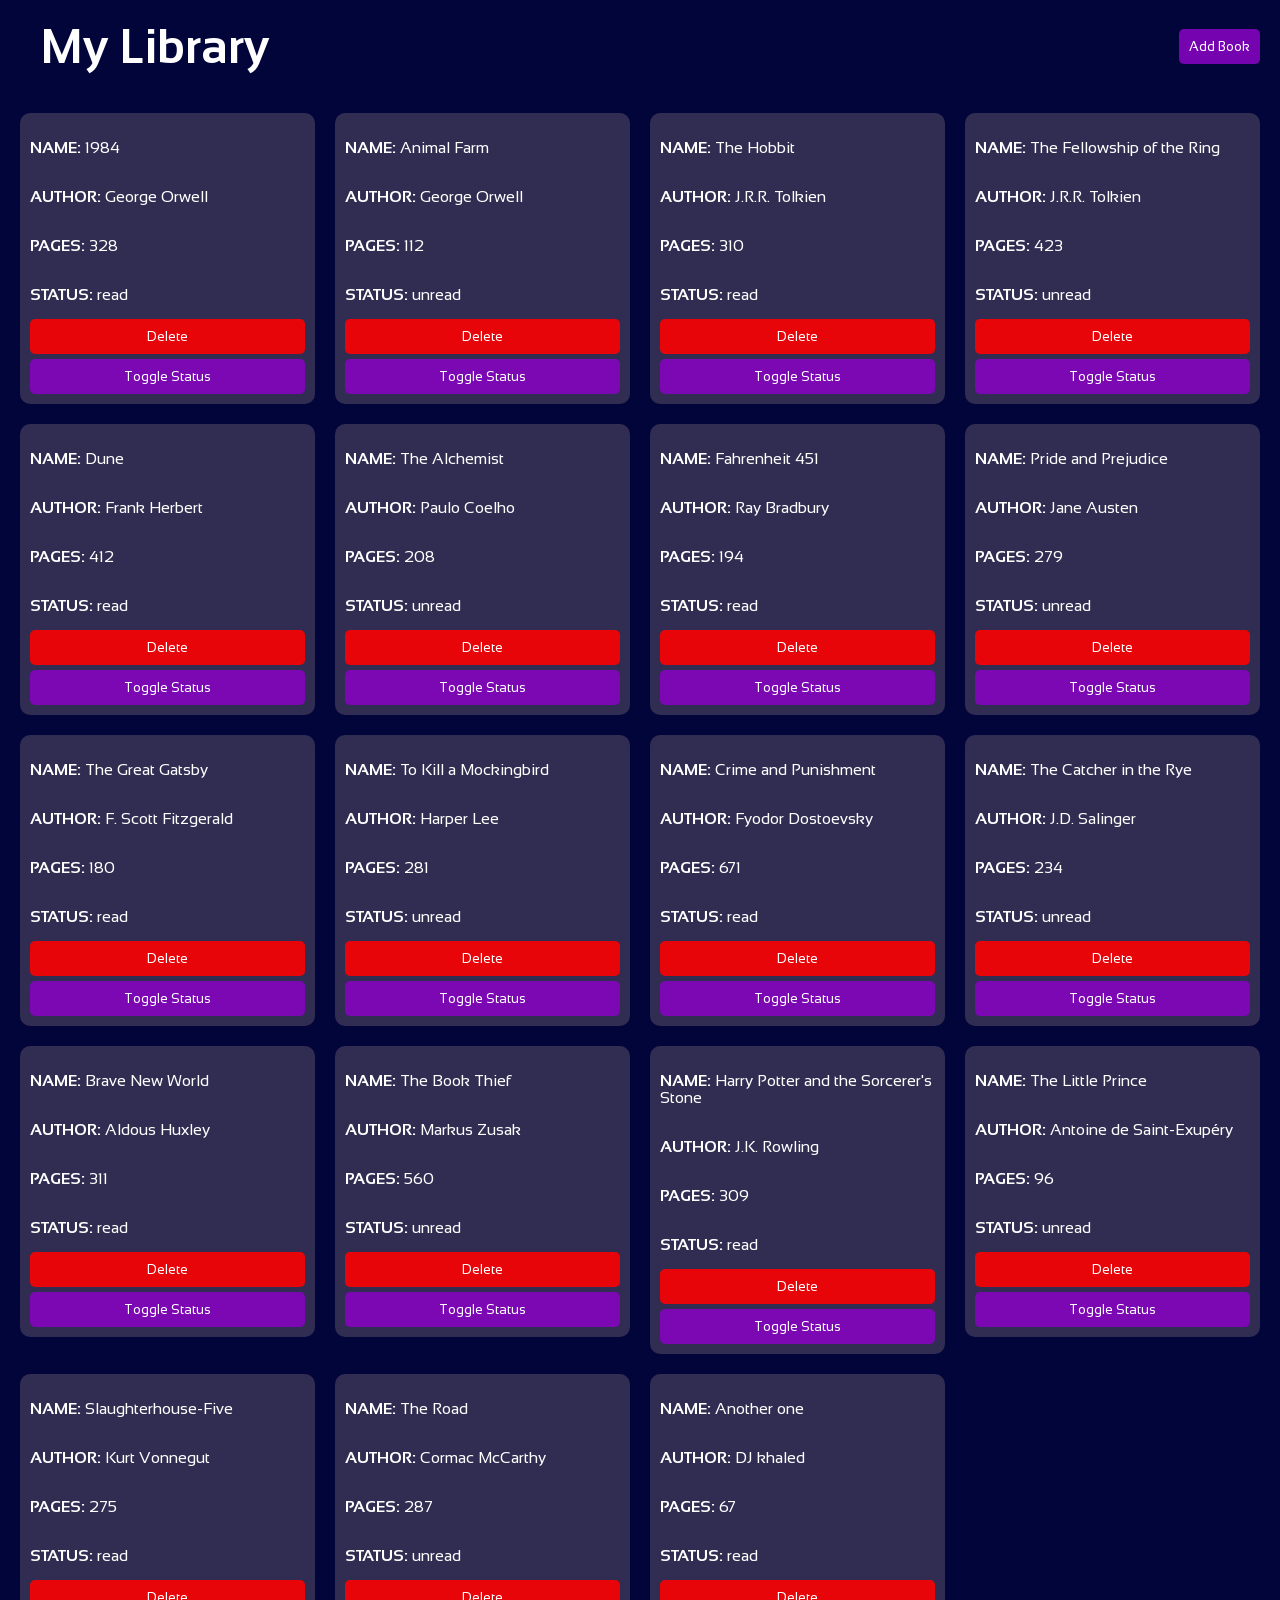
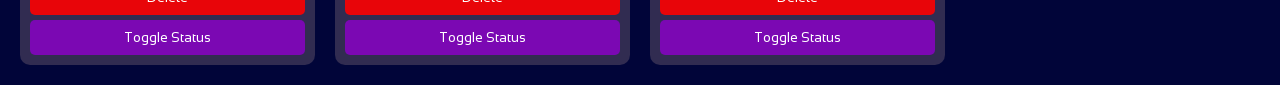
<file: MyLibrary/index.html>
<!DOCTYPE html>
<html lang="en">
<head>
    <meta charset="UTF-8">
    <title>My Library</title>
    <link rel="stylesheet" href="style.css">
    <link rel="preconnect" href="https://fonts.googleapis.com">
    <link rel="preconnect" href="https://fonts.gstatic.com" crossorigin>
    <link href="https://fonts.googleapis.com/css2?family=Sansation:ital,wght@0,300;0,400;0,700;1,300;1,400;1,700&display=swap" rel="stylesheet">
</head>
<body> 
    <header>
        <h1>My Library</h1>
        <button class="add-book-btn">Add Book</button>
    </header>
    <div class = "container">
    </div>
    <dialog id="add-book-dialog">
        <form id ="add-book-form">
            <label for="book-title">Book Title:</label>
            <input type="text" id="book-title" name="book-title" required>
            <label for="book-author">Book Author:</label>
            <input type="text" id="book-author" name="book-author" required>
            <label for="book-pages">Number of Pages:</label>
            <input type="number" id="book-pages" name="book-pages" required>
            <label for="book-status">Read Status:</label>
            <select id="book-status" name="book-status">
                <option value="read">Read</option>
                <option value="unread">unread</option>
            </select>
            <button type="submit">Add Book</button>
        </form>
    </dialog>
    <script src="script.js"></script>
</body>
</file>
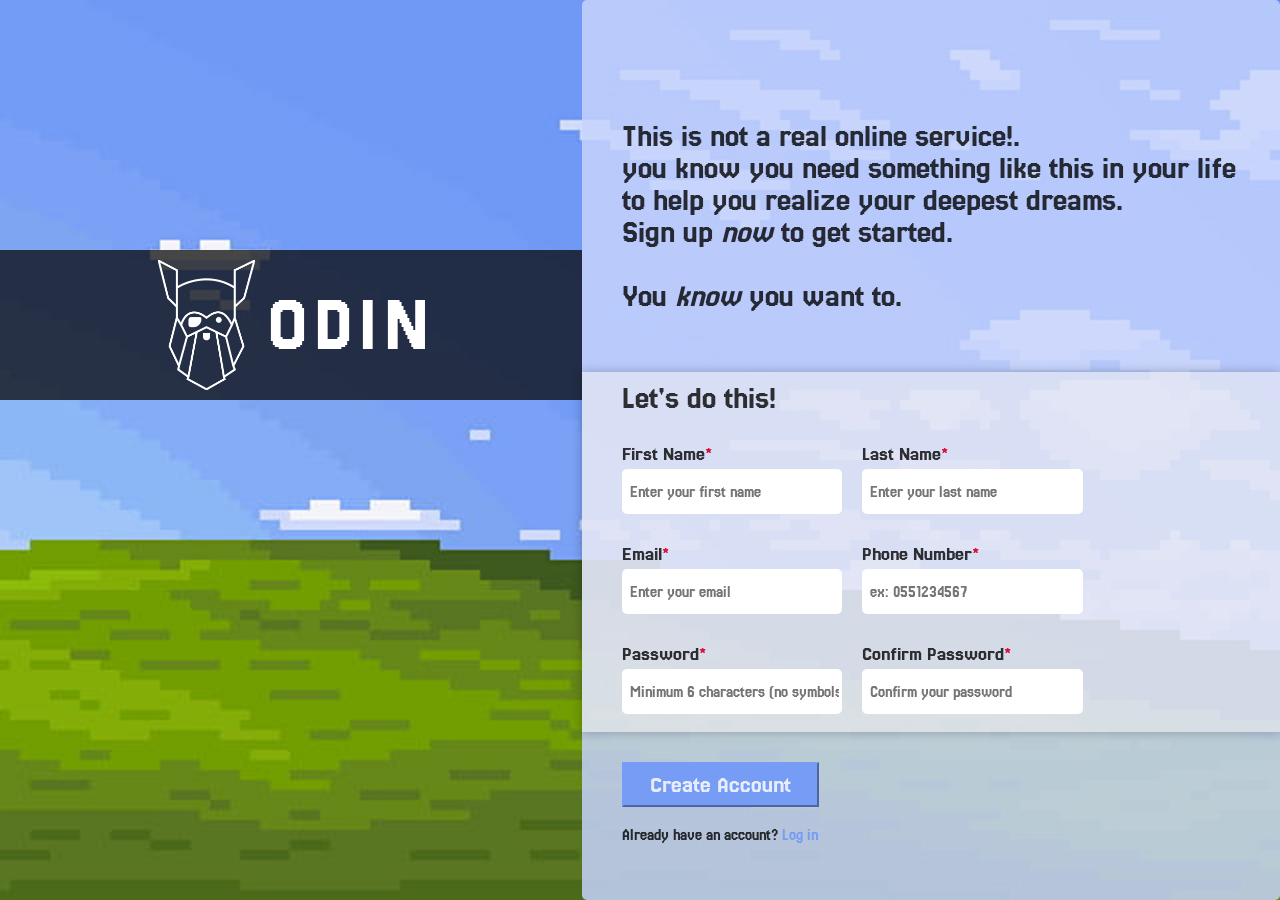
<file: login-page/form.html>
<!DOCTYPE html>
<html lang="en">
<head>
    <link rel="preconnect" href="https://fonts.googleapis.com">
    <link rel="preconnect" href="https://fonts.gstatic.com" crossorigin>
    <link href="https://fonts.googleapis.com/css2?family=Jersey+25&display=swap" rel="stylesheet">
    <meta charset="UTF-8">
    <title>Sign Up Form</title>
    <link rel="stylesheet" href="form_style.css">
</head>
<body>
    <div class = "logo-side">
        <div class = "logo-section">
            <div class = "logo">
                <div class ="icon"></div>
                <div class = "icontitle">
                    <p>ODIN</p>
                </div>
            </div>
        </div>
    </div>
    <div class = "form-side">
        <div class = "Title"> This is not a real online service!.<br> you know you need something like this in your life to help you realize your deepest dreams.
        <br> Sign up <em>now</em> to get started.</br><br>You <em>know</em> you want to.</br></div>
        <div class = "container">
            <div class  = "title">Let's do this!</div>
            <form>
                <div class = "user-details">
                    <div class = "formrow">
                        <div class = "field">
                            <label for = FirstName><p>First Name<span>*</span></p></label>
                            <input type = "text" placeholder = "Enter your first name" required minlength="1">
                        </div>
                        <div class = "field">
                            <label for = LastName>Last Name<span>*</span></label>
                            <input type = "text" placeholder = "Enter your last name" required minlength="1">
                        </div>
                    </div>
                    <div class = "formrow">
                        <div class = "field">
                            <label for = Email>Email<span>*</span></label>
                            <input type = "email" placeholder = "Enter your email" required pattern="/^[a-zA-Z0-9._%+-]+@[a-zA-Z0-9.-]+\.[a-zA-Z]{2,}$/">
                        </div>
                        <div class = "field">
                            <label for = PhoneNumber>Phone Number<span>*</span></label>
                            <input type = "number" placeholder = "ex: 0551234567" required>
                        </div>
                    </div>
                    <div class = "formrow">
                        <div class = "field">
                            <label for = password>Password<span>*</span></label>
                            <input type = "password" placeholder = "Minimum 6 characters (no symbols)" required pattern="unset /^[A-Za-z\d]{6,}$/ ">
                        </div>
                        <div class = "field">
                            <label for = confirmPassword>Confirm Password<span>*</span></label>
                            <input type = "password" placeholder = "Confirm your password" required pattern="unset /^[A-Za-z\d]{6,}$/ ">
                        </div>
                    </div>
                </div>
            </form>
        </div>
        <div class = "createButton">
            <button type = "button"> Create Account </button>
        </div>
        <div class = "logIn">
            <p>Already have an account? <a>Log in</a></p>  
        </div>
    </div>
</body>
</file>
<file: MyLibrary/style.css>
*{
    font-family: 'Sansation', sans-serif;
}
body{
    background-color: rgb(1, 5, 57);
    margin:0;
    min-height:100vh;
    display:flex;
    flex-direction:column;
}
body header{
    color: white;
    display: flex;
    padding: 20px;
    align-items: center;
    justify-content: space-between;
}
body header h1{
    font-size: 3rem;
    margin: 0 0 0 20px;
    width: 50%;
}
.container{
    flex:1;
    padding: 20px;
    display:grid;
    grid-template-columns: repeat(auto-fill, minmax(250px, 1fr));
    grid-auto-rows: minmax(250px, auto);
    align-items: start;
    gap: 20px;
}
.container .book-card{
    background-color:rgba(100, 86, 107, 0.479);
    color: white;
    display:flex;
    flex-direction:column;
    padding: 10px;
    font-size: 1rem;
    border-radius: 10px;
}
.book-card .buttons{
    display:flex;
    flex-direction:column;
    gap: 5px;
}
button {
  background-color: rgba(132, 4, 192, 0.886);
  color: white;
  border: none;
  border-radius: 5px;
  cursor: pointer;
  padding: 10px;
}
button:hover {
  background-color: rgba(132, 4, 192, 0.5);
}
button.delete-button {
    background-color: rgba(255, 0, 0, 0.886);
    color: white;
    border: none;
    border-radius: 5px;
    cursor: pointer;
    padding: 10px;
}
button.delete-button:hover {
    background-color: rgba(255, 0, 0, 0.5);
}
dialog{
    border: none;
    border-radius: 5px;
    width: 300px;
    font-size: 1.2rem;
}
form{
    display:flex;
    flex-direction:column;
    gap: 10px;
}
form button{
    cursor: pointer;
    padding: 15px;
    margin-top: 10px;
}
form input{
    font-size: 1rem;
}
</file>
<file: login-page/form_style.css>
*{
    margin:0;
    padding:0;
    box-sizing:border-box;
    font-family: 'jersey 25', sans-serif;
}
body{
    background: url("form-background.jpg") no-repeat center center/cover;
    display:flex;
    margin:0;
    height:100vh;
}
.logo-side{
    width:50%;
    display: flex;
    flex-direction: column;
}
.logo-section{
    width:100%;
    background-color: rgba(0, 0, 0, 0.715);
    height: 150px;
    margin-top: 250px;
    display: flex;
    justify-content: center;
    align-items: center;
}.logo{
    height: 100%;
    display: flex;
    align-items: center;
}
.logo-side .logo-section .logo .icon{
    background: url("odin-lined.png") no-repeat center center;
    background-size:contain;
    width: 120px;
    height: 130px;

}
.logo-side .logo-section .logo .icontitle{
    color: white;
    font-size: 5rem;
    letter-spacing: .4rem;
    font-weight:500;
}
.form-side{
    width:60%;
    background-color: rgba(199, 211, 253, 0.845);
    border-radius: 5px;
    display:flex;
    flex-direction:column;
    color:rgba(0, 0, 0, 0.797);
}
.form-side .Title{
    padding: 20px;
    margin-left: 20px;
    font-size:2rem;
    margin-top: 100px;
    margin-bottom: 40px;
}
.form-side .container{
    background-color:rgba(243, 241, 241, 0.553);
    display:flex;
    flex-direction:column;
    box-shadow: 0 0 10px rgba(0, 0, 0, 0.251);
    height: 40%;
}
.form-side .container .title{
    font-size: 2rem;
    font-weight: 500;
    position: relative;
    margin-top: 10px;
    margin-bottom: 20px;
    margin-left: 40px;
}
.form-side .container form .user-details{
    display:flex;
    flex-direction: column;
    margin-top: 10px;
    margin-left: 40px;
    gap:15px;
}
.formrow {
    width: 70%;
    display: flex;
    justify-content: space-between;
    gap: 20px;
    margin-bottom: 15px;
}
span{
    color:crimson;
}
.formrow .field {
    display: flex;
    flex-direction: column;
    flex: 1; /* each field takes equal width — this is what makes them symmetric */
}
.formrow .field label{
    margin-bottom: 5px;
    font-weight: 500;
    font-size: 1.25rem;

}
.formrow .field input {
    width: 100%;
    height: 45px;
    border-radius: 5px;
    border: 3px solid white;
    font-size: 1rem;
    padding-left:5px;
}
.formrow .field input:focus {
    outline: none;
    border-color: rgb(4, 0, 255);
}
.formrow .field input:user-valid{
    border-color:green ;
}
.formrow .field input:user-invalid{
    border-color:rgb(255, 0, 0) ;
}
.form-side .createButton{
    margin-left: 40px;
    margin-top: 30px;
}
.form-side .createButton button{
    width: 30%;
    height: 45px;
    background-color: rgb(118, 156, 245);
    color:white;
    border-color:rgb(118, 156, 245); 
    font-size: 1.5rem;
    color:rgba(255, 255, 255, 0.815);
}
.form-side .logIn{
    margin-left: 40px;
    margin-top: 20px;
    color: rgba(0, 0, 0, 0.797);
    font-size: 16px;
}
.form-side .logIn a{
    color:rgb(118, 156, 245);
    text-decoration: none; 
    cursor: pointer;
}
.form-side .logIn a:hover{
    text-decoration:underline;
}
</file>
